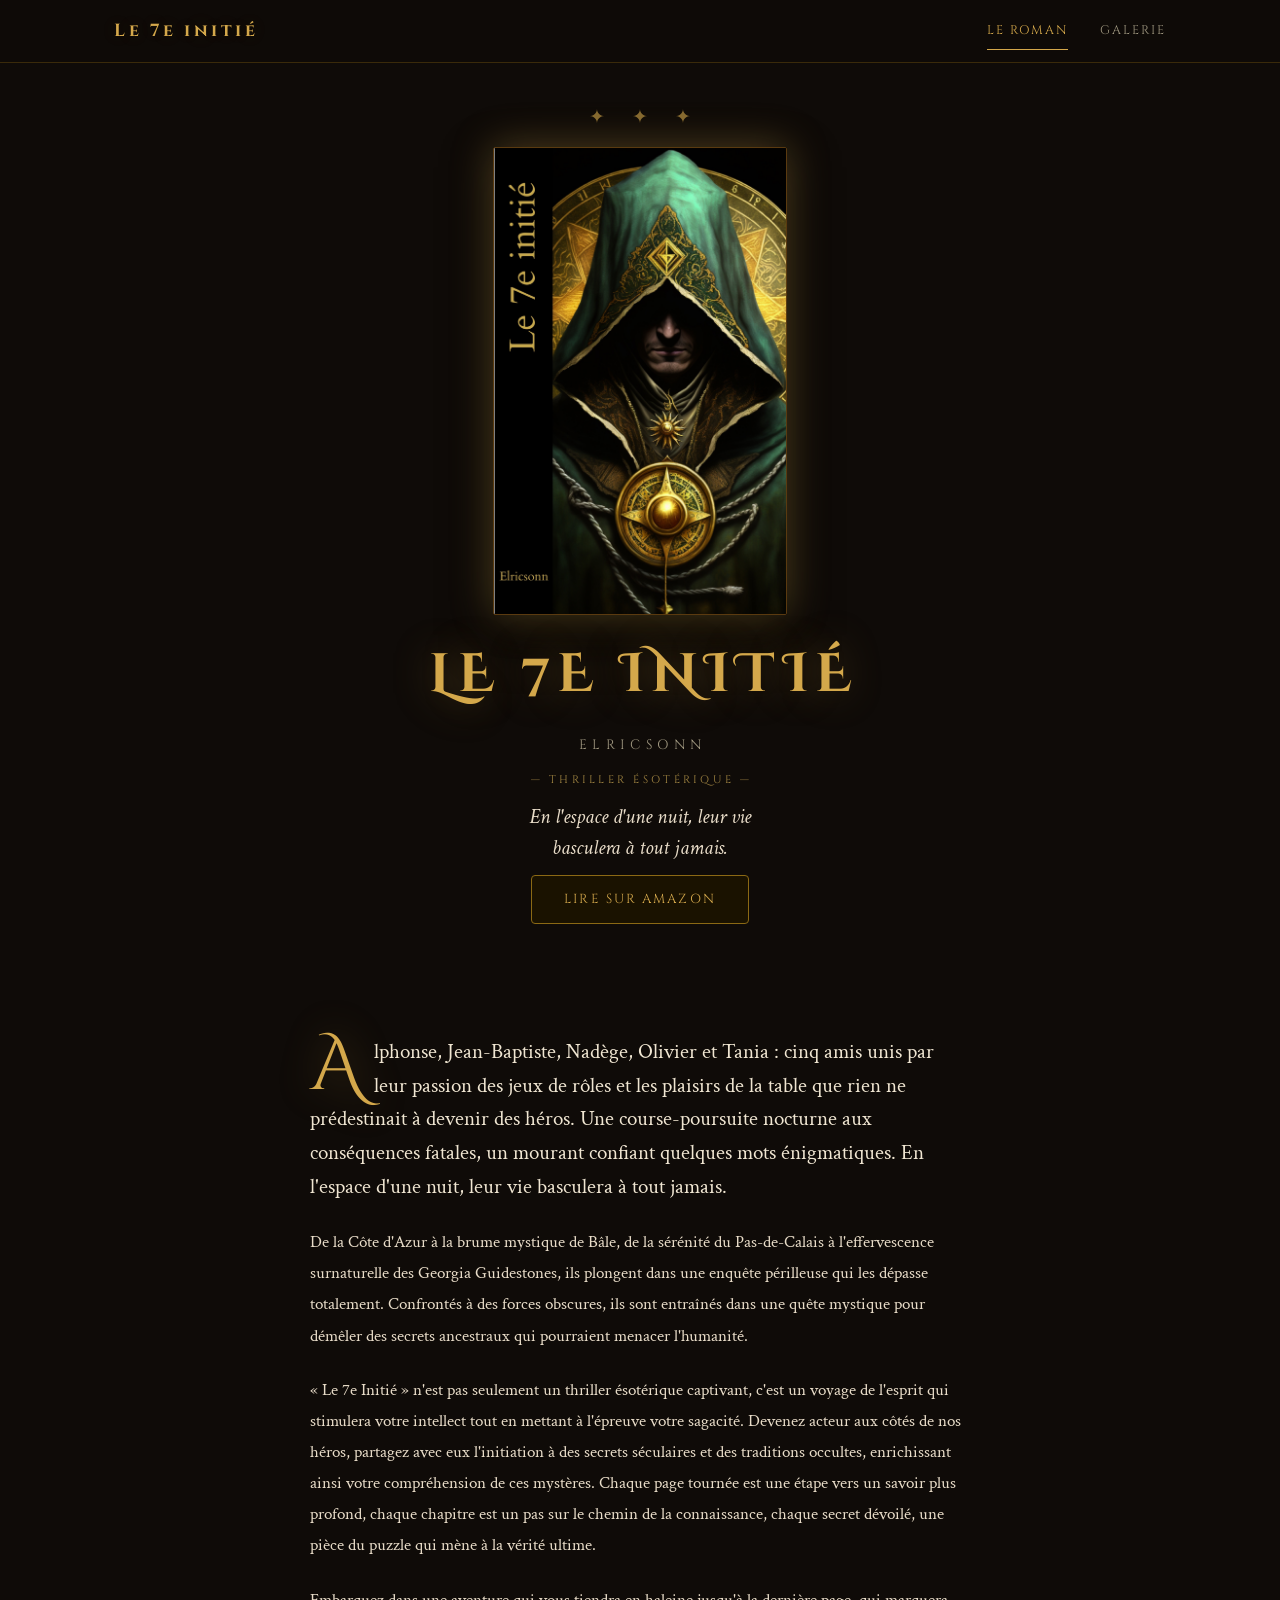
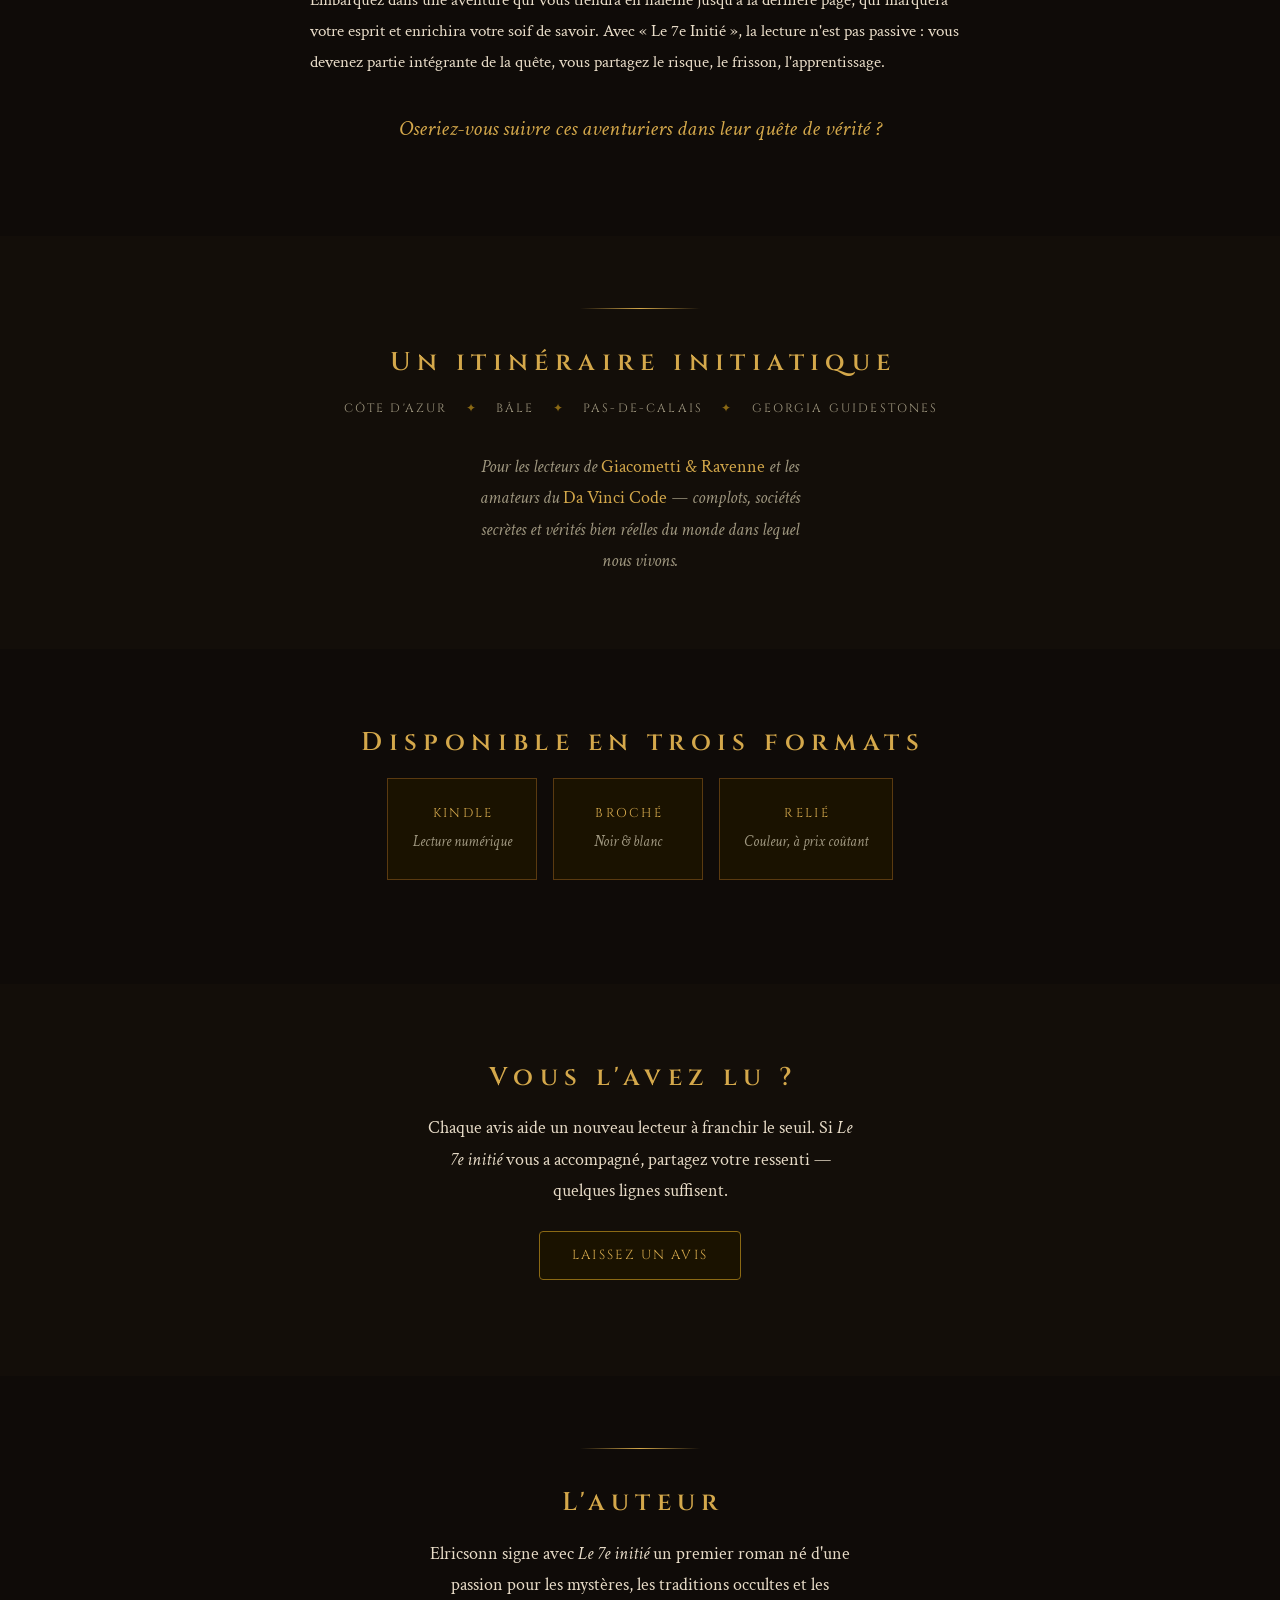
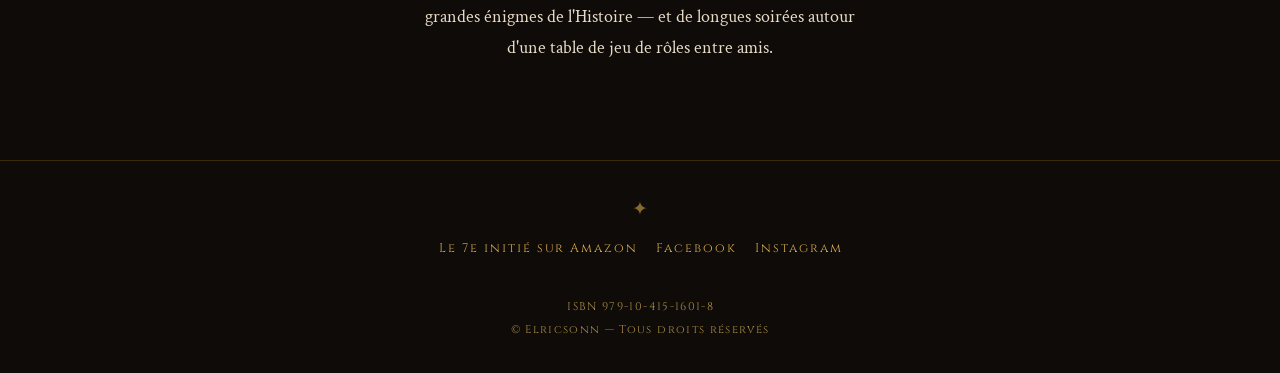
<file: index.html>
<!DOCTYPE html>
<html lang="fr">
<head>
  <meta charset="UTF-8">
  <meta name="viewport" content="width=device-width, initial-scale=1.0">
  <title>Le 7e initié — Elricsonn · Thriller ésotérique</title>
  <meta name="description" content="Cinq amis, une course-poursuite nocturne, un mourant et quelques mots énigmatiques. Le 7e initié, un thriller ésotérique d'Elricsonn de la Côte d'Azur aux Georgia Guidestones.">
  <meta name="author" content="Elricsonn">

  <meta property="og:type" content="book">
  <meta property="og:title" content="Le 7e initié — un thriller ésotérique d'Elricsonn">
  <meta property="og:description" content="En l'espace d'une nuit, leur vie basculera à tout jamais. De la Côte d'Azur à la brume mystique de Bâle, une quête initiatique pour démêler des secrets ancestraux.">
  <meta property="og:image" content="https://elricsonn.github.io/le-7e-initie/assets/couverture.jpg">
  <meta property="og:url" content="https://elricsonn.github.io/le-7e-initie/">
  <meta name="twitter:card" content="summary_large_image">

  <link rel="icon" type="image/png" href="assets/favicon.png">
  <link rel="preconnect" href="https://fonts.googleapis.com">
  <link rel="preconnect" href="https://fonts.gstatic.com" crossorigin>
  <link rel="stylesheet" href="ds/styles.css">
  <link rel="stylesheet" href="site.css">
</head>
<body>

  <header class="entete">
    <div class="entete-inner contenu contenu-large">
      <a class="logo" href="index.html">Le 7e initié</a>
      <nav class="nav">
        <a href="index.html" aria-current="page">Le roman</a>
        <a href="galerie.html">Galerie</a>
      </nav>
    </div>
  </header>

  <section class="hero">
    <div class="ornement">&#10022; &#10022; &#10022;</div>
    <img class="couverture" src="assets/couverture.jpg" alt="Couverture du roman Le 7e initié d'Elricsonn">
    <h1 class="hero-titre">Le 7e initié</h1>
    <p class="hero-auteur">Elricsonn</p>
    <p class="hero-genre">&mdash; Thriller ésotérique &mdash;</p>
    <p class="hero-accroche">En l'espace d'une nuit, leur vie basculera à tout jamais.</p>
    <a class="btn" href="https://www.amazon.fr/dp/B0D4SVQXR3" target="_blank" rel="noopener">Lire sur Amazon</a>
  </section>

  <section class="recit">
    <div class="wrap">
      <div class="prose">
        <p class="chapo reveal">Alphonse, Jean-Baptiste, Nadège, Olivier et Tania : cinq amis unis par leur passion des jeux de rôles et les plaisirs de la table que rien ne prédestinait à devenir des héros. Une course-poursuite nocturne aux conséquences fatales, un mourant confiant quelques mots énigmatiques. En l'espace d'une nuit, leur vie basculera à tout jamais.</p>
        <p class="reveal">De la Côte d'Azur à la brume mystique de Bâle, de la sérénité du Pas-de-Calais à l'effervescence surnaturelle des Georgia Guidestones, ils plongent dans une enquête périlleuse qui les dépasse totalement. Confrontés à des forces obscures, ils sont entraînés dans une quête mystique pour démêler des secrets ancestraux qui pourraient menacer l'humanité.</p>
        <p class="reveal">« Le 7e Initié » n'est pas seulement un thriller ésotérique captivant, c'est un voyage de l'esprit qui stimulera votre intellect tout en mettant à l'épreuve votre sagacité. Devenez acteur aux côtés de nos héros, partagez avec eux l'initiation à des secrets séculaires et des traditions occultes, enrichissant ainsi votre compréhension de ces mystères. Chaque page tournée est une étape vers un savoir plus profond, chaque chapitre est un pas sur le chemin de la connaissance, chaque secret dévoilé, une pièce du puzzle qui mène à la vérité ultime.</p>
        <p class="reveal">Embarquez dans une aventure qui vous tiendra en haleine jusqu'à la dernière page, qui marquera votre esprit et enrichira votre soif de savoir. Avec « Le 7e Initié », la lecture n'est pas passive : vous devenez partie intégrante de la quête, vous partagez le risque, le frisson, l'apprentissage.</p>
      </div>
      <p class="chute reveal">Oseriez-vous suivre ces aventuriers dans leur quête de vérité ?</p>
    </div>
  </section>

  <section class="section-douce">
    <div class="wrap">
      <div class="filet filet-court reveal"></div>
      <h2 class="section-titre reveal">Un itinéraire initiatique</h2>
      <div class="voyage reveal">
        <span class="etape">Côte d'Azur</span><span class="lien-orn">&#10022;</span>
        <span class="etape">Bâle</span><span class="lien-orn">&#10022;</span>
        <span class="etape">Pas-de-Calais</span><span class="lien-orn">&#10022;</span>
        <span class="etape">Georgia Guidestones</span>
      </div>
      <p class="parente reveal">Pour les lecteurs de <strong>Giacometti &amp; Ravenne</strong> et les amateurs du <strong>Da Vinci Code</strong> &mdash; complots, sociétés secrètes et vérités bien réelles du monde dans lequel nous vivons.</p>
    </div>
  </section>

  <section>
    <div class="wrap">
      <h2 class="section-titre reveal">Disponible en trois formats</h2>
      <div class="formats reveal">
        <a class="format" href="https://amzn.eu/d/0el2aPO5" target="_blank" rel="noopener">
          <div class="format-nom">Kindle</div>
          <div class="format-note">Lecture numérique</div>
        </a>
        <a class="format" href="https://amzn.eu/d/0iWhM9ba" target="_blank" rel="noopener">
          <div class="format-nom">Broché</div>
          <div class="format-note">Noir &amp; blanc</div>
        </a>
        <a class="format" href="https://amzn.eu/d/0bIj7FCk" target="_blank" rel="noopener">
          <div class="format-nom">Relié</div>
          <div class="format-note">Couleur, à prix coûtant</div>
        </a>
      </div>
    </div>
  </section>

  <section class="section-douce avis">
    <div class="wrap">
      <h2 class="section-titre reveal">Vous l'avez lu ?</h2>
      <p class="reveal">Chaque avis aide un nouveau lecteur à franchir le seuil. Si <em>Le 7e initié</em> vous a accompagné, partagez votre ressenti &mdash; quelques lignes suffisent.</p>
      <p class="centre reveal"><a class="btn" href="https://www.amazon.fr/7e-initi%C3%A9-Elricsonn/dp/B0D3Y9DV12/ref=tmm_pap_swatch_0#averageCustomerReviewsAnchor" target="_blank" rel="noopener">Laissez un avis</a></p>
    </div>
  </section>

  <section class="auteur">
    <div class="wrap">
      <div class="filet filet-court reveal"></div>
      <h2 class="section-titre reveal">L'auteur</h2>
      <p class="reveal">Elricsonn signe avec <em>Le 7e initié</em> un premier roman né d'une passion pour les mystères, les traditions occultes et les grandes énigmes de l'Histoire &mdash; et de longues soirées autour d'une table de jeu de rôles entre amis.</p>
    </div>
  </section>

  <footer class="pied">
    <div class="ornement">&#10022;</div>
    <div class="pied-liens">
      <a href="https://www.amazon.fr/dp/B0D4SVQXR3" target="_blank" rel="noopener">Le 7e initié sur Amazon</a>
      <a href="https://www.facebook.com/elricsonn.auteur" target="_blank" rel="noopener">Facebook</a>
      <a href="https://www.instagram.com/elricsonn/" target="_blank" rel="noopener">Instagram</a>
    </div>
    <div class="pied-legal">
      ISBN 979-10-415-1601-8<br>
      &copy; Elricsonn &mdash; Tous droits réservés
    </div>
  </footer>

  <script>
    const cibles = document.querySelectorAll('.reveal');
    if ('IntersectionObserver' in window) {
      const io = new IntersectionObserver((entries) => {
        entries.forEach(e => { if (e.isIntersecting) { e.target.classList.add('visible'); io.unobserve(e.target); } });
      }, { threshold: 0.15 });
      cibles.forEach(el => io.observe(el));
    } else {
      cibles.forEach(el => el.classList.add('visible'));
    }
  </script>

</body>
</html>
</file>
<file: ds/styles.css>
/* ═══════════════════════════════════════════════════════════════
   CHARTE ÉSOTÉRIQUE — point d'entrée unique
   Un seul <link> à poser dans le <head> :
       <link rel="stylesheet" href="ds/styles.css">
   Le dossier ne commence PAS par un underscore, volontairement :
   Jekyll ignore les dossiers en _, et six des neuf dépôts publient
   en mode branche, donc via Jekyll. Ne pas renommer en _ds/.
   ═══════════════════════════════════════════════════════════════ */

@import url('https://fonts.googleapis.com/css2?family=Cinzel:wght@400;600;700&family=Cinzel+Decorative:wght@400;700&family=Crimson+Text:ital,wght@0,400;0,600;1,400&display=swap');

@import 'jetons.css';
@import 'base.css';
@import 'mise-en-page.css';
@import 'composants.css';
</file>
<file: site.css>
/* ── LE 7E INITIÉ — spécifique au site ───────────────────────────
   Page de présentation du roman. La palette, les polices et le
   rythme viennent de ds/. Ne reste ici que ce qui est propre à
   une page de livre : la couverture, la lettrine, l'itinéraire,
   les formats, l'apparition au défilement.

   Ce site était le plus éloigné de la charte : or #c9a84c,
   EB Garamond, fond noir pur. Il rejoint --or, Crimson Text et
   le brun-nuit. Sa dramaturgie propre est conservée.
   ─────────────────────────────────────────────────────────────── */

section { padding: var(--sp-8) var(--sp-5); }
.wrap { max-width: 660px; margin-inline: auto; }

/* Ouverture ------------------------------------------------------- */
.hero {
  min-height: 100vh;
  display: flex; flex-direction: column; align-items: center; justify-content: center;
  gap: var(--sp-3);
  text-align: center;
  padding-block: var(--sp-6);
}
.couverture {
  width: auto; max-width: min(460px, 88vw); max-height: 52vh;
  border: 1px solid var(--or-profond);
  border-radius: 2px;
  box-shadow: var(--lueur-titre), 0 20px 50px rgba(0, 0, 0, 0.7);
  transition: transform 0.5s ease, box-shadow 0.5s ease;
}
.couverture:hover {
  transform: translateY(-6px);
  box-shadow: 0 0 90px rgba(212, 168, 75, 0.3), 0 26px 60px rgba(0, 0, 0, 0.8);
}
.hero-titre {
  font-family: var(--font-orne);
  font-weight: 700;
  font-size: clamp(2.1rem, 7vw, 3.4rem);
  letter-spacing: 0.12em;
  text-indent: 0.12em;
  text-transform: uppercase;
  color: var(--or);
  text-shadow: var(--lueur-titre);
  margin: 0;
}
.hero-auteur {
  font-family: var(--font-titre);
  font-size: 0.85rem;
  letter-spacing: 0.4em; text-indent: 0.4em;
  text-transform: uppercase;
  color: var(--texte-doux);
}
.hero-genre {
  font-family: var(--font-titre);
  font-size: 0.68rem;
  letter-spacing: 0.3em; text-indent: 0.3em;
  text-transform: uppercase;
  color: var(--texte-meta);
}
.hero-accroche {
  font-style: italic;
  font-size: 1.3rem;
  line-height: 1.5;
  max-width: 30ch;
  margin-inline: auto;
}

/* Le récit -------------------------------------------------------- */
.recit p { margin-bottom: var(--sp-4); }
.recit .chapo {
  font-size: 1.32rem;
  line-height: 1.6;
  color: #f0e6d2;
}
.recit .chapo::first-letter {
  font-family: var(--font-orne);
  font-size: 4.6rem;
  float: left;
  line-height: 0.72;
  padding: 0.3rem 0.7rem 0 0;
  color: var(--or);
  text-shadow: var(--lueur-titre);
}
.chute {
  text-align: center;
  font-style: italic;
  font-size: 1.35rem;
  color: var(--or);
  margin-top: var(--sp-6);
}

/* L'itinéraire ---------------------------------------------------- */
.voyage {
  display: flex; flex-wrap: wrap; justify-content: center; align-items: center;
  gap: var(--sp-2) var(--sp-4);
  max-width: 600px;
  margin: 0 auto var(--sp-6);
  font-family: var(--font-titre);
  font-size: 0.75rem;
  letter-spacing: 0.18em; text-indent: 0.18em;
  text-transform: uppercase;
  color: var(--texte-doux);
}
.voyage .etape { white-space: nowrap; }
.voyage .lien-orn { color: var(--or-fonce); }
.parente {
  text-align: center; font-style: italic;
  color: var(--texte-doux);
  max-width: 44ch; margin-inline: auto;
}
.parente strong { color: var(--or); font-style: normal; font-weight: 500; }

/* Les formats ----------------------------------------------------- */
.formats {
  display: flex; flex-wrap: wrap; justify-content: center; gap: var(--sp-4);
  margin-bottom: var(--sp-6);
}
.format {
  display: block; min-width: 150px; padding: var(--sp-5);
  text-align: center; text-decoration: none;
  border: 1px solid var(--or-profond);
  background: var(--fond-panneau);
  transition: transform var(--t), border-color var(--t), background var(--t), box-shadow var(--t);
}
.format:hover {
  transform: translateY(-5px);
  border-color: var(--or);
  background: var(--fond-survol);
  box-shadow: var(--lueur);
}
.format-nom {
  font-family: var(--font-titre);
  font-size: 0.8rem;
  letter-spacing: 0.18em; text-indent: 0.18em;
  text-transform: uppercase;
  color: var(--or);
  margin-bottom: var(--sp-1);
}
.format:hover .format-nom { color: var(--or-clair); }
.format-note { font-size: 0.92rem; font-style: italic; color: var(--texte-doux); }

.centre { text-align: center; }
.section-douce { background: rgba(212, 168, 75, 0.02); }
.avis p, .auteur p { text-align: center; max-width: 48ch; margin: 0 auto var(--sp-5); }

/* Pied ------------------------------------------------------------ */
.pied-liens {
  display: flex; flex-wrap: wrap; justify-content: center; gap: var(--sp-2) var(--sp-4);
  font-family: var(--font-titre);
  font-size: 0.78rem;
  letter-spacing: 0.16em; text-indent: 0.16em;
}
.pied-legal {
  margin-top: var(--sp-5);
  font-family: var(--font-titre);
  font-size: 0.7rem;
  letter-spacing: 0.12em; text-indent: 0.12em;
  line-height: 2;
  color: var(--texte-meta);
}

/* Apparition au défilement ---------------------------------------- */
.reveal { opacity: 0; transform: translateY(24px); transition: opacity 0.9s ease, transform 0.9s ease; }
.reveal.visible { opacity: 1; transform: none; }
@media (prefers-reduced-motion: reduce) { .reveal { opacity: 1; transform: none; transition: none; } }
/* À l'impression, rien ne défile : sans ce garde-fou, le PDF ne
   contient que la couverture et 2700px de vide. */
@media print { .reveal { opacity: 1 !important; transform: none !important; } }


/* ════════ Galerie — composition Mondrian ════════
   Les traits noirs ne sont pas des gouttières uniformes : ce sont des pistes
   de grille à part entière, de 5 à 16 px, qui donnent son rythme irrégulier
   à la composition. Les proportions des cases suivent le format des photos
   (portrait ou paysage) plutôt que l'inverse. */
.mondrian {
  display: grid;
  grid-template-columns: 2.6fr 14px 1.8fr 5px 1.9fr 15px 2.3fr 6px 2.2fr;
  grid-template-rows: 2.6fr 12px 1.9fr 16px 2.2fr 5px 1.7fr;
  gap: 0;
  aspect-ratio: 10.8 / 8.4;
  background: var(--fond);
  margin: var(--sp-7) 0;
}
.mo-item { margin: 0; overflow: hidden; background: var(--fond-panneau); }
.mo-item img {
  width: 100%; height: 100%; object-fit: cover; display: block;
  transition: transform 0.5s ease;
}
.mo-item:hover img { transform: scale(1.04); }

.mo-a1 { grid-area: 1 / 1 / 4 / 2; }
.mo-a3 { grid-area: 1 / 3 / 2 / 6; }
.mo-a5 { grid-area: 3 / 3 / 4 / 6; }
.mo-a2 { grid-area: 1 / 7 / 4 / 8; }
.mo-a8 { grid-area: 1 / 9 / 4 / 10; }
.mo-a6 { grid-area: 5 / 1 / 6 / 4; }
.mo-a7 { grid-area: 7 / 1 / 8 / 4; }
.mo-a4 { grid-area: 5 / 5 / 8 / 6; }

.mo-c1 { grid-area: 5 / 7 / 6 / 8; background: var(--or); }
.mo-c2 { grid-area: 5 / 9 / 6 / 10; background: var(--or-profond); }
.mo-c3 { grid-area: 7 / 7 / 8 / 10; background: var(--fond-panneau); border: 1px solid var(--or-ombre); }

/* Sous 860 px la composition de bureau ne tient plus : neuf colonnes sur un
   écran de 390 px donneraient des cases de 30 px. On repart de deux colonnes
   et on libère les proportions. */
@media (max-width: 860px) {
  .mondrian {
    grid-template-columns: 1.15fr 8px 1fr;
    grid-template-rows: none;
    grid-auto-rows: minmax(120px, auto);
    aspect-ratio: auto;
    gap: 8px 0;
  }
  .mondrian > * { grid-area: auto !important; }
  .mo-a1 { grid-column: 1 / 2; grid-row: span 2; }
  .mo-a3 { grid-column: 3 / 4; }
  .mo-a5 { grid-column: 3 / 4; }
  .mo-a2 { grid-column: 1 / 2; grid-row: span 2; }
  .mo-a8 { grid-column: 3 / 4; grid-row: span 2; }
  .mo-a6 { grid-column: 1 / 4; }
  .mo-a7 { grid-column: 1 / 2; }
  .mo-a4 { grid-column: 3 / 4; grid-row: span 2; }
  .mo-c1 { grid-column: 1 / 2; }
  .mo-c2, .mo-c3 { display: none; }
}

@media (prefers-reduced-motion: reduce) {
  .mo-item img { transition: none; }
  .mo-item:hover img { transform: none; }
}


/* Visionneuse ---------------------------------------------------- */
.mo-item { border: 0; padding: 0; cursor: zoom-in; }
.mo-item:focus-visible { outline: 2px solid var(--or); outline-offset: -2px; }
.visionneuse {
  position: fixed; inset: 0; z-index: 200;
  display: flex; align-items: center; justify-content: center;
  padding: var(--sp-5);
  background: rgba(15, 11, 8, 0.94);
}
.visionneuse[hidden] { display: none; }
.visionneuse img {
  max-width: 100%; max-height: 100%;
  border: 1px solid var(--or-profond);
  border-radius: var(--r-md);
}
.visionneuse-fermer {
  position: absolute; top: var(--sp-5); right: var(--sp-5);
  width: 44px; height: 44px;
  font-size: 1.6rem; line-height: 1;
  color: var(--or); background: transparent;
  border: 1px solid var(--or-fonce); border-radius: var(--r-md);
  cursor: pointer;
}
.visionneuse-fermer:hover { background: rgba(212, 168, 75, 0.1); border-color: var(--or); }

.visionneuse-nav {
  position: absolute; top: 50%; transform: translateY(-50%);
  width: 52px; height: 52px;
  font-size: 2rem; line-height: 1;
  color: var(--or); background: rgba(15, 11, 8, 0.6);
  border: 1px solid var(--or-fonce); border-radius: var(--r-md);
  cursor: pointer;
}
.visionneuse-nav:hover { background: rgba(212, 168, 75, 0.14); border-color: var(--or); }
.visionneuse-prec { left: var(--sp-5); }
.visionneuse-suiv { right: var(--sp-5); }
@media (max-width: 640px) {
  .visionneuse-prec { left: var(--sp-3); }
  .visionneuse-suiv { right: var(--sp-3); }
}
</file>
